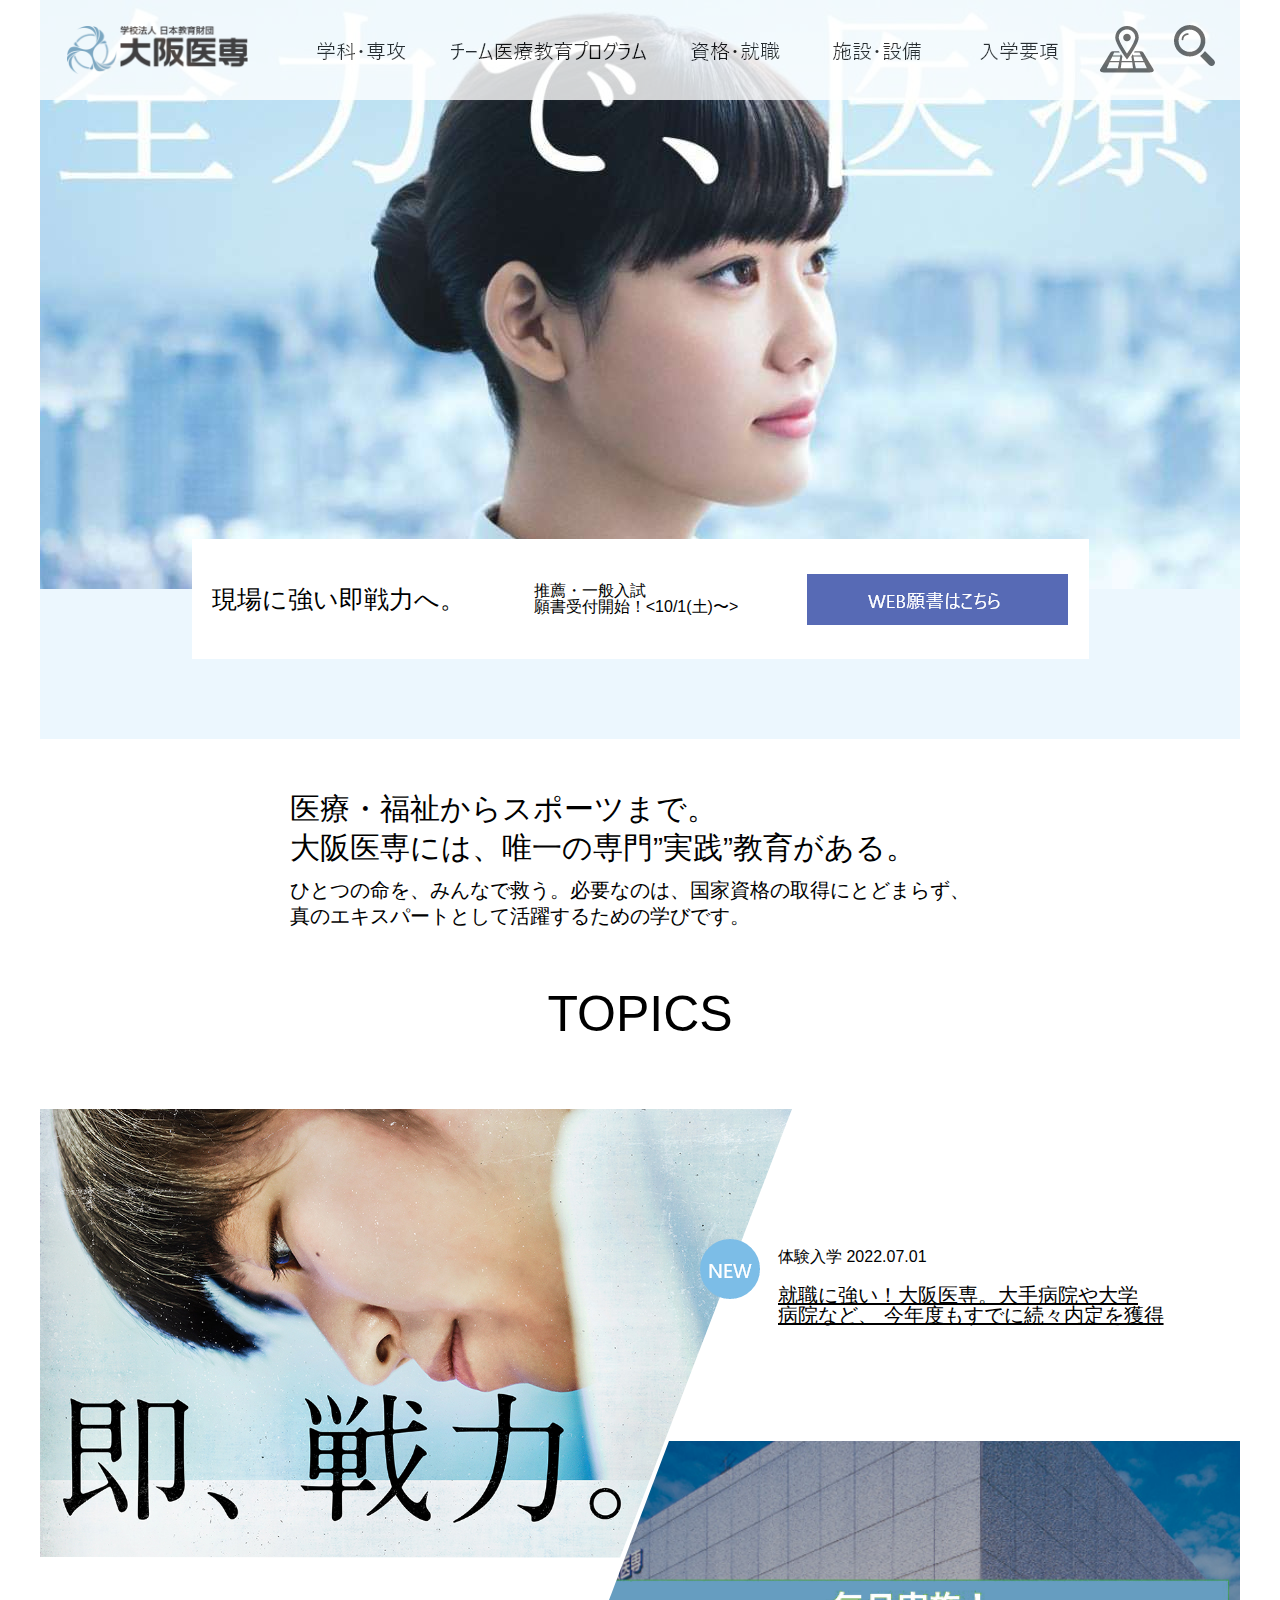
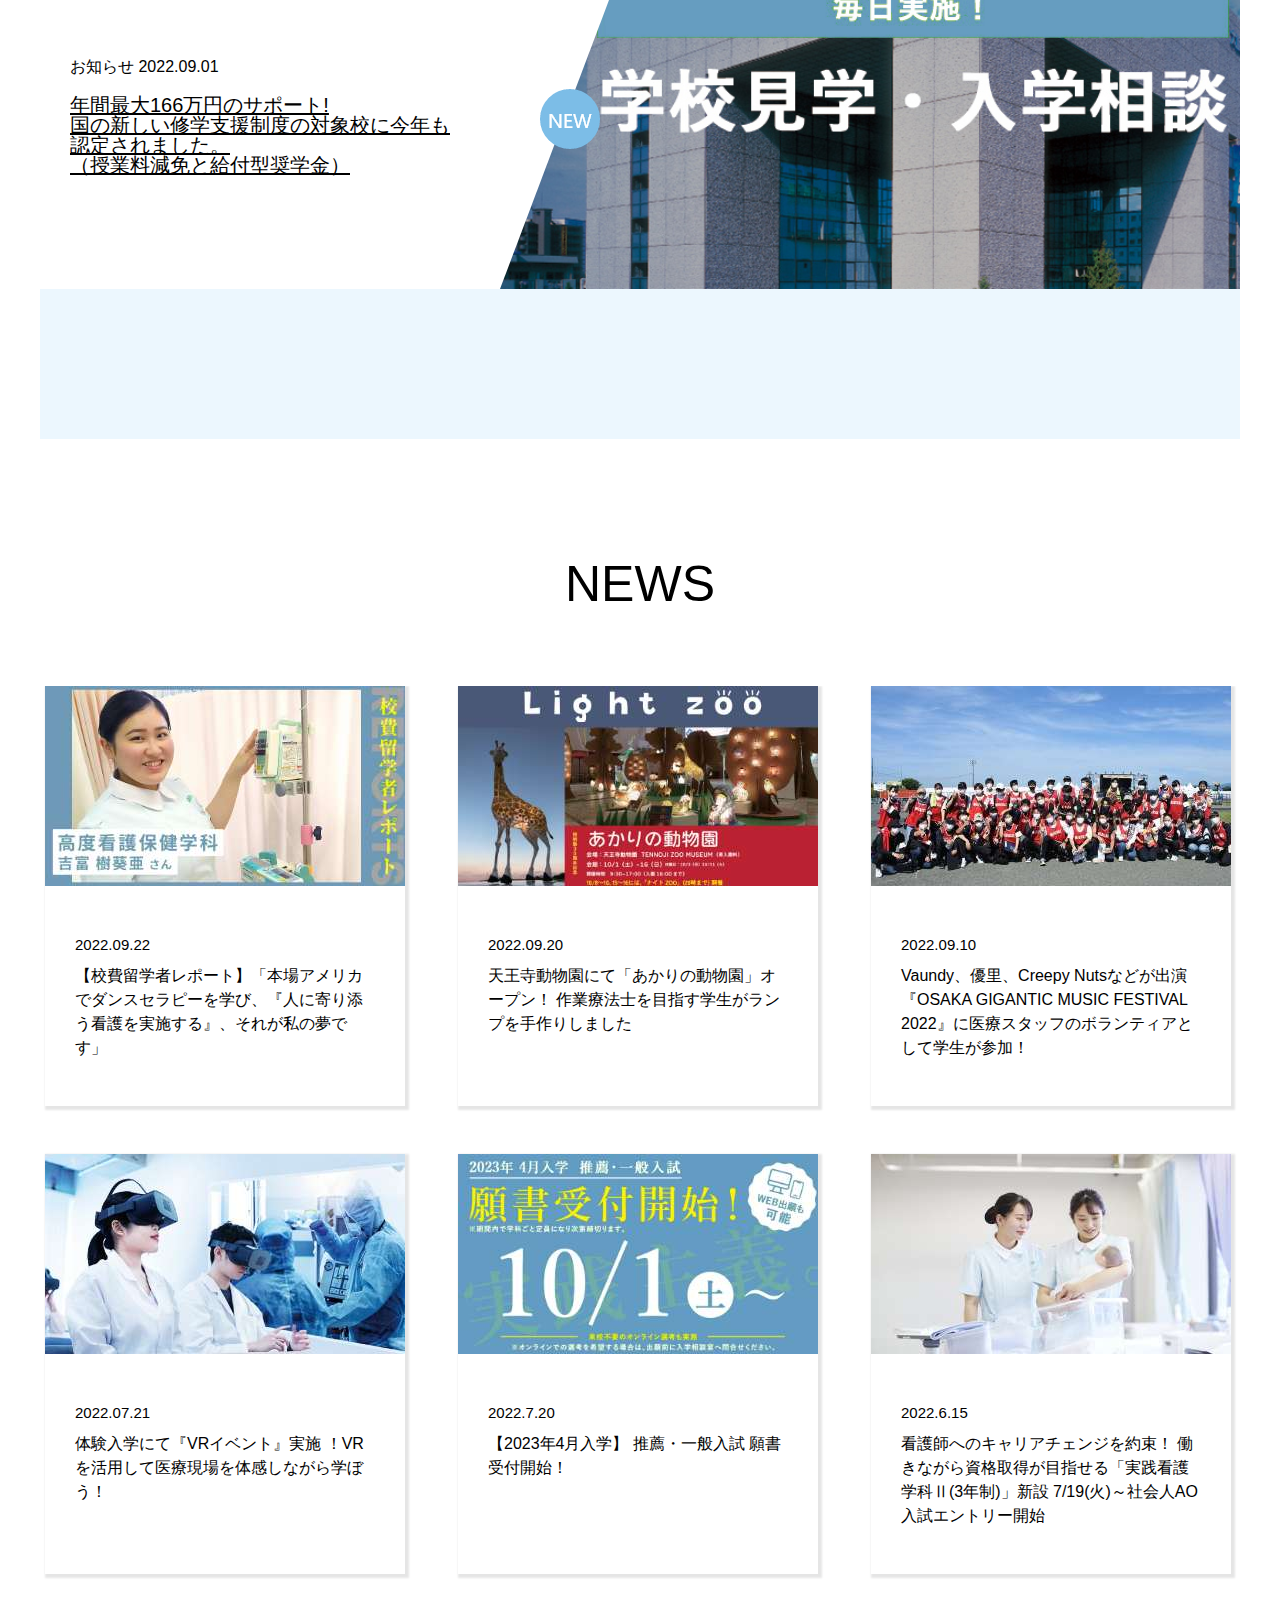
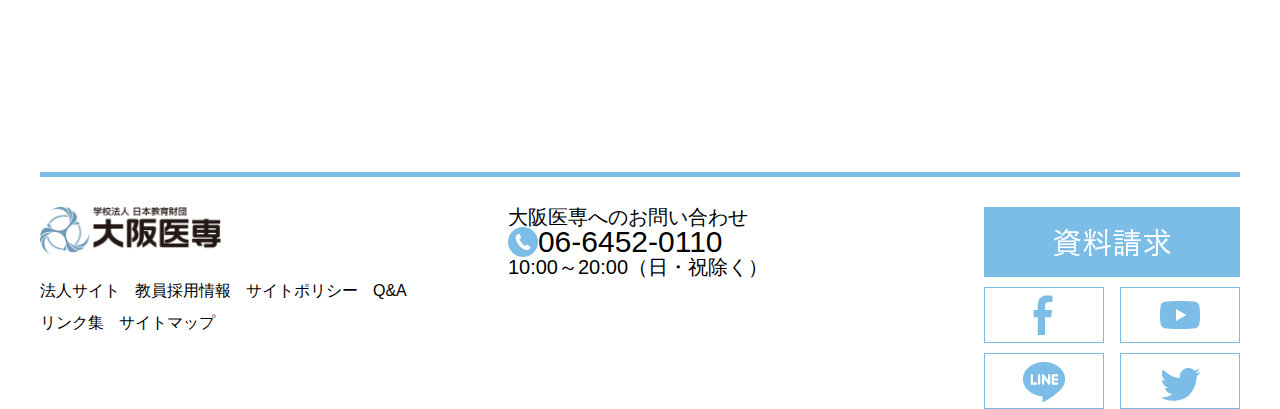
<file: index.html>
<!DOCTYPE html>
<html lang="ja">

<head>
  <meta charset="UTF-8">
  <meta http-equiv="X-UA-Compatible" content="IE=edge">
  <meta name="viewport" content="width=device-width, initial-scale=1.0">
  <title>大阪医専</title>
  <link rel="stylesheet" href="CSS/reset.css">
  <link rel="stylesheet" href="CSS/style.css">
</head>

<body>
  <div class="page">
    <header>
      <h1><a href="index.html"><img src="image/header_logo.png" alt="大阪医専"></a></h1>
      <nav>
        <ul>
          <li><a href="course.html"><img src="image/nav-course.png" alt="学科・専攻"></a></li>
          <li><a href="program.html"><img src="image/nav-program.png" alt="チーム医療プログラム"></a></li>
          <li><a href="#"><img src="image/nav-shikaku.png" alt="資格・就職"></a></li>
          <li><a href="#"><img src="image/nav-setsubi.png" alt="施設・設備"></a></li>
          <li><a href="#"><img src="image/nav-info.png" alt="入学案内"></a></li>
          <li><a href="#"><img src="image/header-map.png" alt="マップを見る"></a></li>
          <li><a href="#"><img src="image/header-search.png" alt="検索"></a></li>
        </ul>
      </nav>
    </header>
    <main>
      <section class="top">
        <h1></h1>
        <div class="button">
          <h2>現場に強い即戦力へ。</h2>
          <p>推薦・一般入試<br>
            願書受付開始！&lt10/1(土)〜&gt</p>
          <p><a href="#">
              <img src="image/top-gansho.png" alt="WEB願書はこちら"></a></p>
        </div>
        <div class="about">
          <h2>医療・福祉からスポーツまで。<br>
            大阪医専には、唯一の専門”実践”教育がある。</h2>
          <p>ひとつの命を、みんなで救う。必要なのは、国家資格の取得にとどまらず、<br>
            真のエキスパートとして活躍するための学びです。
          </p>
        </div>
      </section>
      <section class="topics">
        <h1>TOPICS</h1>
        <a href="#">
          <div class="sub1">
            <img class="newbutton1" src="image/topcs-new.png" alt="新情報">
            <div class="inner">
              <p>体験入学 <time>2022.07.01</time></p>
              <h3>就職に強い！大阪医専。大手病院や大学<br>病院など、
                今年度もすでに続々内定を獲得</h3>
            </div>
          </div>
        </a>
        <a href="#">
          <div class="sub2">
            <img class="newbutton2" src="image/topcs-new.png" alt="新情報">
            <div class="inner">
              <p class="topics-news2">お知らせ <time>2022.09.01</time></p>
              <h3>年間最大166万円のサポート!<br>
                国の新しい修学支援制度の対象校に今年も<br>
                認定されました。<br>（授業料減免と給付型奨学金）</h3>
            </div>
        </a>
      </section>
      <section class="space"></section>
      <section class="news">
        <h1>NEWS</h1>
        <div class="wrapp">
          <ul>
            <li>
              <p class="visual"><a href="#"><img src="image/news-1.jpg" alt="【校費留学者レポート】"></p>
              <p class="text"><span><time
                    datetime="2022-09-22">2022.09.22</time></span><br>【校費留学者レポート】「本場アメリカでダンスセラピーを学び、『人に寄り添う看護を実施する』、それが私の夢です」
              </p>
              </a>
            </li>
            <li>
              <p class="visual"><a href="#"><img src="image/news-2.jpg" alt="天王寺動物園にて「あかりの動物園」オープン！"></p>
              <p class="text"><time datetime="2022-09-20">2022.09.20</time><br>天王寺動物園にて「あかりの動物園」オープン！
                作業療法士を目指す学生がランプを手作りしました</p>
              </a>
            </li>
            <li>
              <p class="visual"><a href="#"><img src="image/news-3.jpg"
                    alt="『OSAKA GIGANTIC MUSIC FESTIVAL 2022』に医療スタッフのボランティアとして学生が参加"></p>

              <p class="text"><time datetime="2022-09-10">2022.09.10</time><br>Vaundy、優里、Creepy Nutsなどが出演『OSAKA GIGANTIC
                MUSIC FESTIVAL 2022』に医療スタッフのボランティアとして学生が参加！</p>
              </a>
            </li>
            <li>
              <P class="visual"><a href="#"><img src="image/news-4.jpg" alt="体験入学にて『VRイベント』実施"></P>
              <p class="text"><time datetime="2022-07-21">2022.07.21</time><br>体験入学にて『VRイベント』実施 ！VRを活用して医療現場を体感しながら学ぼう！
              </p>
              </a>
            </li>
            <li>
              <p class="visual"><a href="#"><img src="image/news-5.jpg" alt="推薦・一般入試 願書受付開始！"></p>
              <p class="text"><time datetime="2022-07-20">2022.7.20</time><br>【2023年4月入学】
                推薦・一般入試 願書受付開始！</p>
              </a>
            </li>
            <li>
              <p class="visual"><a href="#"><img src="image/news-6.jpg" alt="「実践看護学科Ⅱ(3年制)」新設"></p>
              <p class="text"><time datetime="2022-06-15">2022.6.15</time><br>看護師へのキャリアチェンジを約束！
                働きながら資格取得が目指せる「実践看護学科Ⅱ(3年制)」新設
                7/19(火)～社会人AO入試エントリー開始</p>
              </a>
            </li>
          </ul>
        </div>
      </section>
    </main>
    <footer>
      <div class="article">
        <div class="footer-nav">
          <h1><a href="index.html"><img src="image/header_logo.png" alt="大阪医専"></a></h1>
          <ul>
            <li><a href="#">法人サイト</a></li>
            <li><a href="#">教員採用情報</a></li>
            <li><a href="#">サイトポリシー</a></li>
            <li><a href="#"> Q&ampA</a></li>
            <li><a href="#">リンク集</a></li>
            <li><a href="#">サイトマップ</a></li>
          </ul>
        </div>
        <div class="contact">
          <p>大阪医専へのお問い合わせ<br>
            <img src="image/footer-tel.png" alt=""><span>06-6452-0110</span><br>
            10:00～20:00（日・祝除く）
          </p>
        </div>
        <div class="sns">
          <h1><a href="#"><img src="image/footer-shiryou.png" alt="資料請求"></a></h1>
          <ul>
            <li><a href="#"><img src="image/footer-facebook.png" alt="フェイスブック"></a></li>
            <li><a href="#"><img src="image/footer-youtube.png" alt="ユーチューブ"></a></li>
            <li><a href="#"><img src="image/footer-line.png" alt="ライン"></a></li>
            <li><a href="#"><img src="image/footer-twitter.png" alt="ツイッター"></a></li>
          </ul>
        </div>
      </div>
    </footer>
  </div>
</body>

</html>
</file>
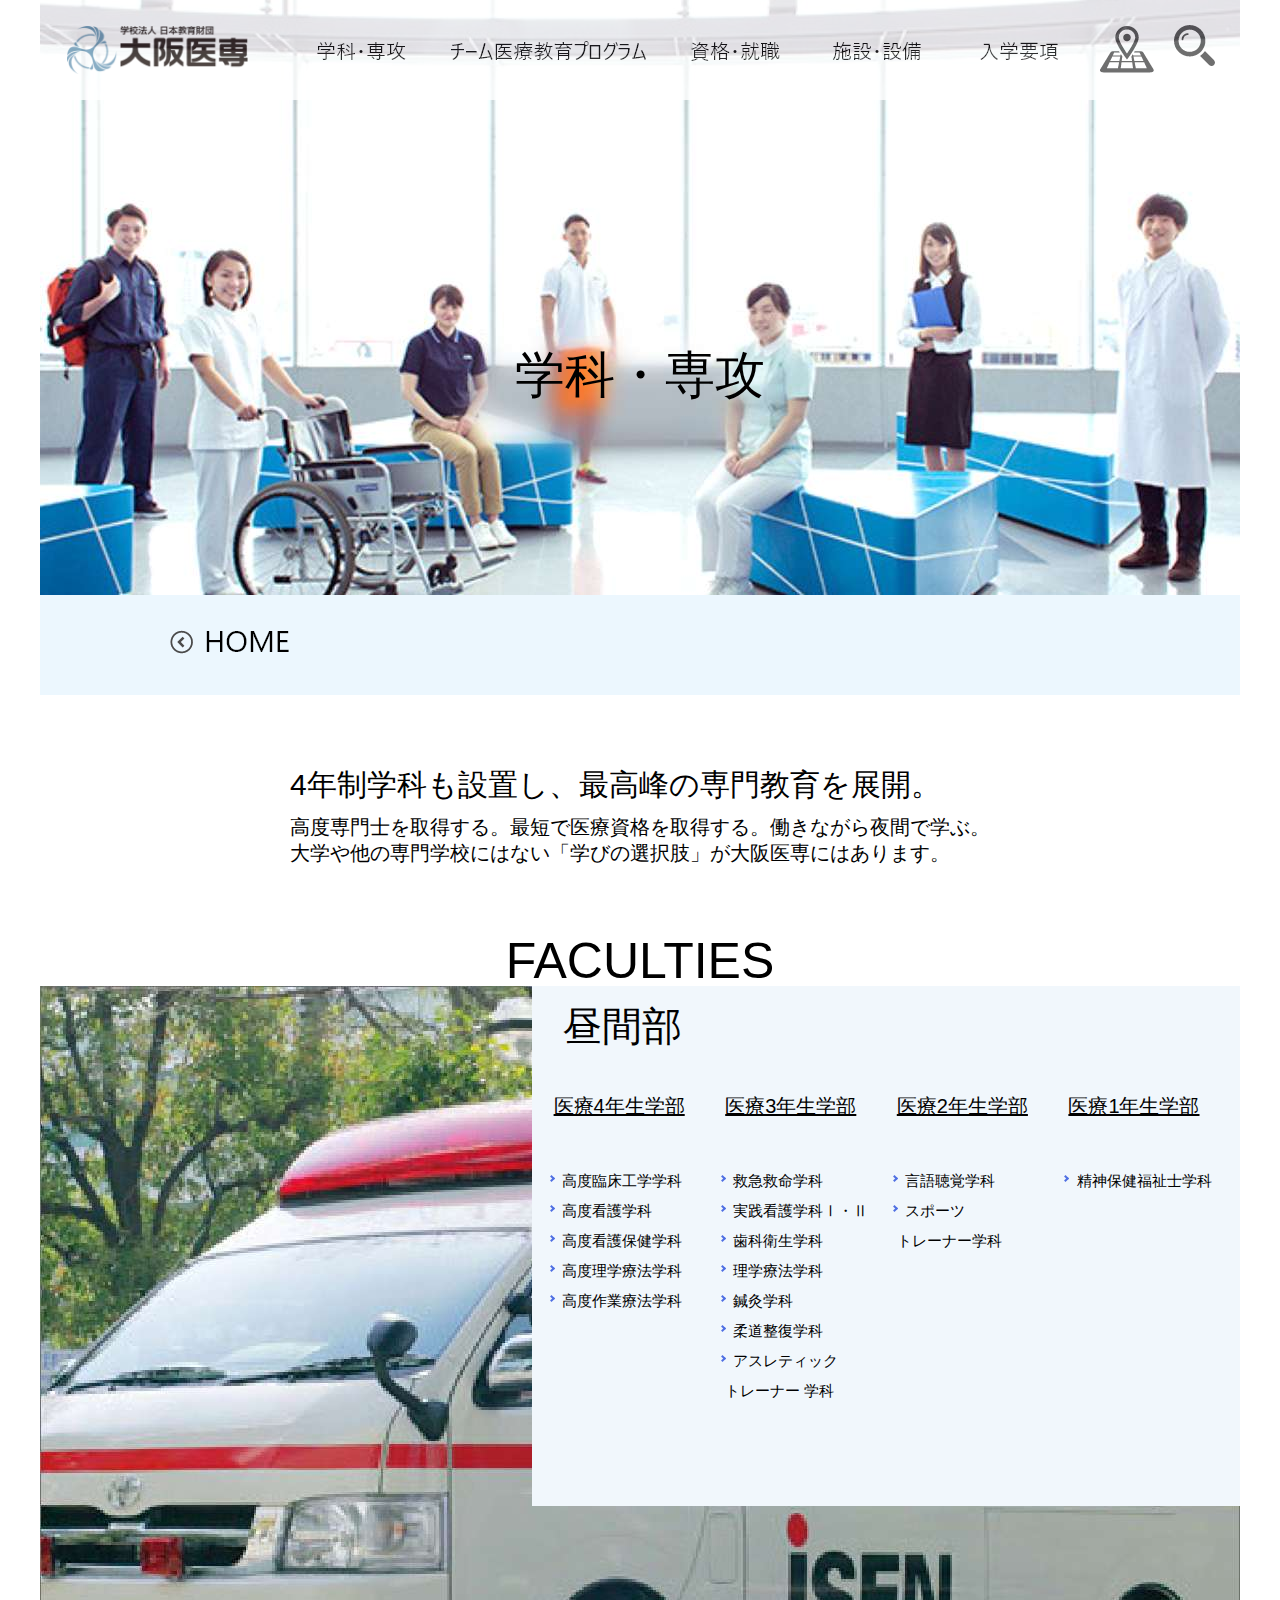
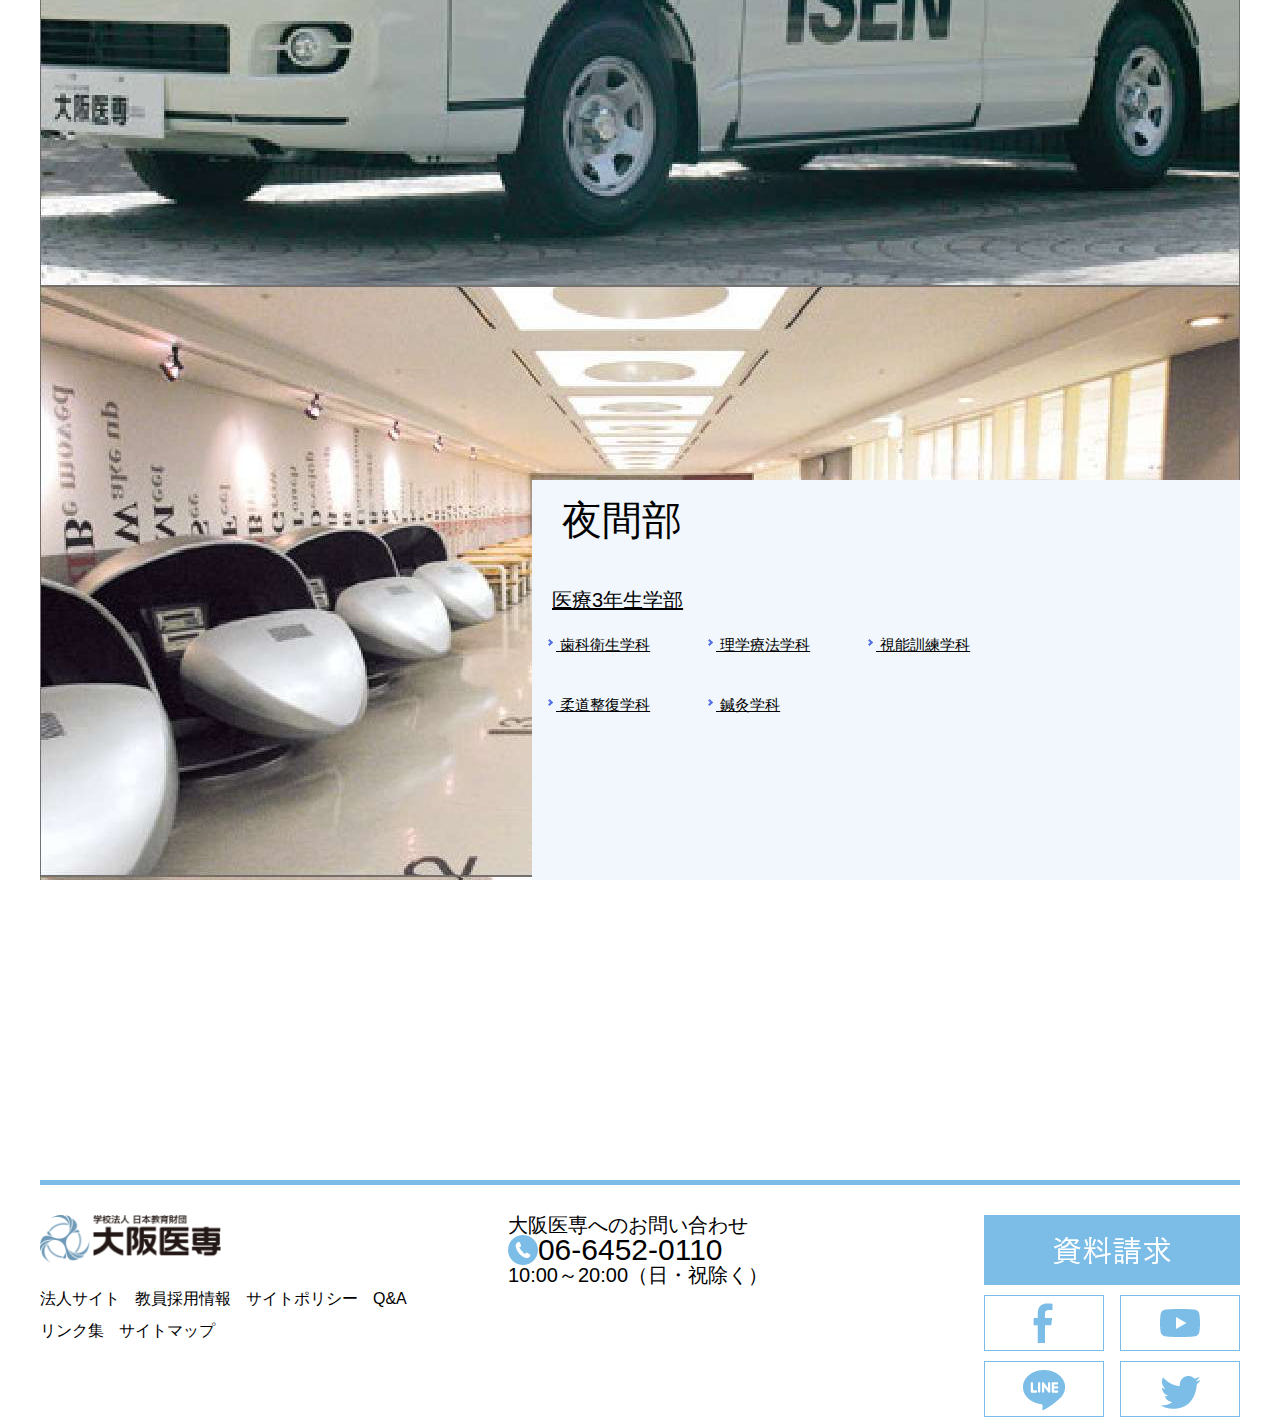
<file: course.html>
<!DOCTYPE html>
<html lang="ja">

<head>
  <meta charset="UTF-8">
  <meta http-equiv="X-UA-Compatible" content="IE=edge">
  <meta name="viewport" content="width=device-width, initial-scale=1.0">
  <title>学科・専攻</title>
  <link rel="stylesheet" href="CSS/reset.css">
  <link rel="stylesheet" href="CSS/style.css">
</head>

<body id="course">
  <div class="page">
    <header>
      <h1><a href="index.html"><img src="image/header_logo.png" alt="大阪医専"></a></h1>
      <nav>
        <ul>
          <li><a href="course.html"><img src="image/nav-course.png" alt="学科・専攻"></a></li>
          <li><a href="program.html"><img src="image/nav-program.png" alt="チーム医療プログラム"></a></li>
          <li><a href="#"><img src="image/nav-shikaku.png" alt="資格・就職"></a></li>
          <li><a href="#"><img src="image/nav-setsubi.png" alt="施設・設備"></a></li>
          <li><a href="#"><img src="image/nav-info.png" alt="入学案内"></a></li>
          <li><a href="#"><img src="image/header-map.png" alt="マップを見る"></a></li>
          <li><a href="#"><img src="image/header-search.png" alt="検索"></a></li>
        </ul>
      </nav>
    </header>
    <main>
      <section class="course-mainvisual">
        <h1>学科・専攻</h1>
      </section>
      <div class="home-button">
        <a href="index.html"><img src="image/top-back-home.png" alt="ホームへ戻る"></a>
      </div>
      <section class="top">
        <div class="about">
          <h2>4年制学科も設置し、最高峰の専門教育を展開。</h2>
          <p>高度専門士を取得する。最短で医療資格を取得する。働きながら夜間で学ぶ。
            大学や他の専門学校にはない「学びの選択肢」が大阪医専にはあります。
          </p>
        </div>
      </section>
      <section class="faculties">
        <h1>FACULTIES</h1>
        <div class="noon">
          <div class="empty-noon">
            <div class="classn">
              <h2>昼間部</h2>
            </div>
            <div class="article">
              <div class="c-iryou">
                <h3>医療4年生学部</h3>
                <ul>
                  <li>
                    <div class="arrow arrow-right"></div> <a href="#"> 高度臨床工学学科</a>
                  </li>
                  <li>
                    <div class="arrow arrow-right"></div><a href="#"> 高度看護学科</a>
                  </li>
                  <li>
                    <div class="arrow arrow-right"></div><a href="#"> 高度看護保健学科</a>
                  </li>
                  <li>
                    <div class="arrow arrow-right"></div><a href="#"> 高度理学療法学科</a>
                  </li>
                  <li>
                    <div class="arrow arrow-right"></div><a href="#"> 高度作業療法学科</a>
                  </li>
                </ul>
              </div>
              <div class="c-iryou">
                <h3>医療3年生学部</h3>
                <ul>
                  <li>
                    <div class="arrow arrow-right"></div><a href="#"> 救急救命学科</a>
                  </li>
                  <li>
                    <div class="arrow arrow-right"></div><a href="#"> 実践看護学科Ⅰ・Ⅱ</a>
                  </li>
                  <li>
                    <div class="arrow arrow-right"></div><a href="#"> 歯科衛生学科</a>
                  </li>
                  <li>
                    <div class="arrow arrow-right"></div><a href="#"> 理学療法学科</a>
                  </li>
                  <li>
                    <div class="arrow arrow-right"></div><a href="#"> 鍼灸学科</a>
                  </li>
                  <li>
                    <div class="arrow arrow-right"></div><a href="#"> 柔道整復学科</a>
                  </li>
                  <li>
                    <div class="arrow arrow-right"></div><a href="#"> アスレティック<br> トレーナー
                      学科</a>
                  </li>
                </ul>
              </div>
              <div class="c-iryou">
                <h3>医療2年生学部</h3>
                <ul>
                  <li>
                    <div class="arrow arrow-right"></div><a href="#"> 言語聴覚学科</a>
                  </li>
                  <li>
                    <div class="arrow arrow-right"></div><a href="#"> スポーツ<br> トレーナー学科</a>
                  </li>
                </ul>
              </div>
              <div class="c-iryou">
                <h3>医療1年生学部</h3>
                <ul>
                  <li>
                    <div class="arrow arrow-right"></div><a href="#"> 精神保健福祉士学科</a>
                  </li>
                </ul>
              </div>
            </div>
          </div>
        </div>
        <div class="night">
          <div class="empty-night">
            <div class="classn">
              <h2>夜間部</h2>
            </div>


            <div class="y-iryou">
              <h3>医療3年生学部</h3>
              <ul>
                <li>
                  <div class="arrow arrow-right"></div><a href="#"> 歯科衛生学科</a>
                </li>
                <li>
                  <div class="arrow arrow-right"></div><a href="#"> 理学療法学科</a>
                </li>
                <li>
                  <div class="arrow arrow-right"></div><a href="#"> 視能訓練学科</a>
                </li>
              </ul>
              <ul>
                <li>
                  <div class="arrow arrow-right"></div><a href="#"> 柔道整復学科</a>
                </li>
                <li>
                  <div class="arrow arrow-right"></div><a href="#"> 鍼灸学科</a>
                </li>
              </ul>
            </div>
          </div>
      </section>
    </main>
    <footer>
      <div class="article">
        <div class="footer-nav">
          <h1><a href="index.html"><img src="image/header_logo.png" alt="大阪医専"></a></h1>
          <ul>
            <li><a href="#">法人サイト</a></li>
            <li><a href="#">教員採用情報</a></li>
            <li><a href="#">サイトポリシー</a></li>
            <li><a href="#"> Q&ampA</a></li>
            <li><a href="#">リンク集</a></li>
            <li><a href="#">サイトマップ</a></li>
          </ul>
        </div>
        <div class="contact">
          <p>大阪医専へのお問い合わせ<br>
            <img src="image/footer-tel.png" alt=""><span>06-6452-0110</span><br>
            10:00～20:00（日・祝除く）
          </p>
        </div>
        <div class="sns">
          <h1><a href="#"><img src="image/footer-shiryou.png" alt="資料請求"></a></h1>
          <ul>
            <li><a href="#"><img src="image/footer-facebook.png" alt="フェイスブック"></a></li>
            <li><a href="#"><img src="image/footer-youtube.png" alt="ユーチューブ"></a></li>
            <li><a href="#"><img src="image/footer-line.png" alt="ライン"></a></li>
            <li><a href="#"><img src="image/footer-twitter.png" alt="ツイッター"></a></li>
          </ul>
        </div>
      </div>
    </footer>
  </div>
</body>

</html>
</file>
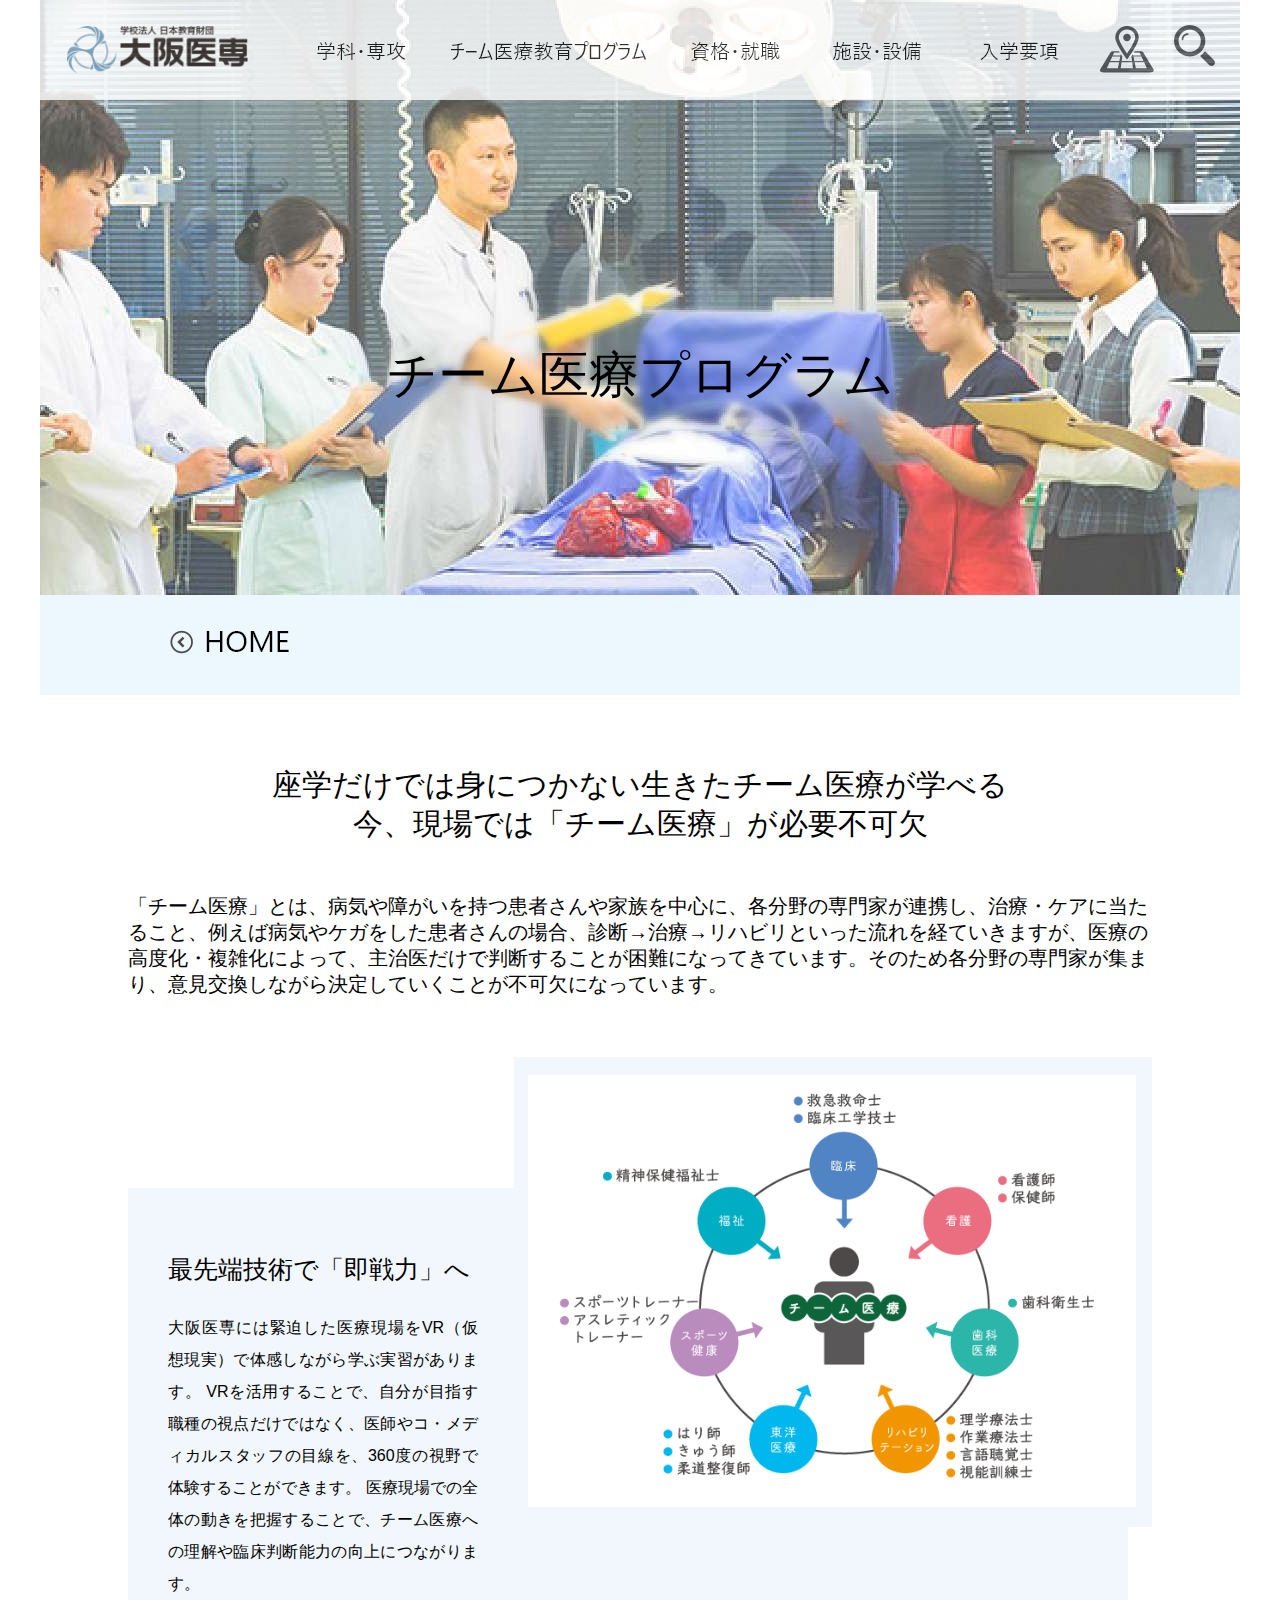
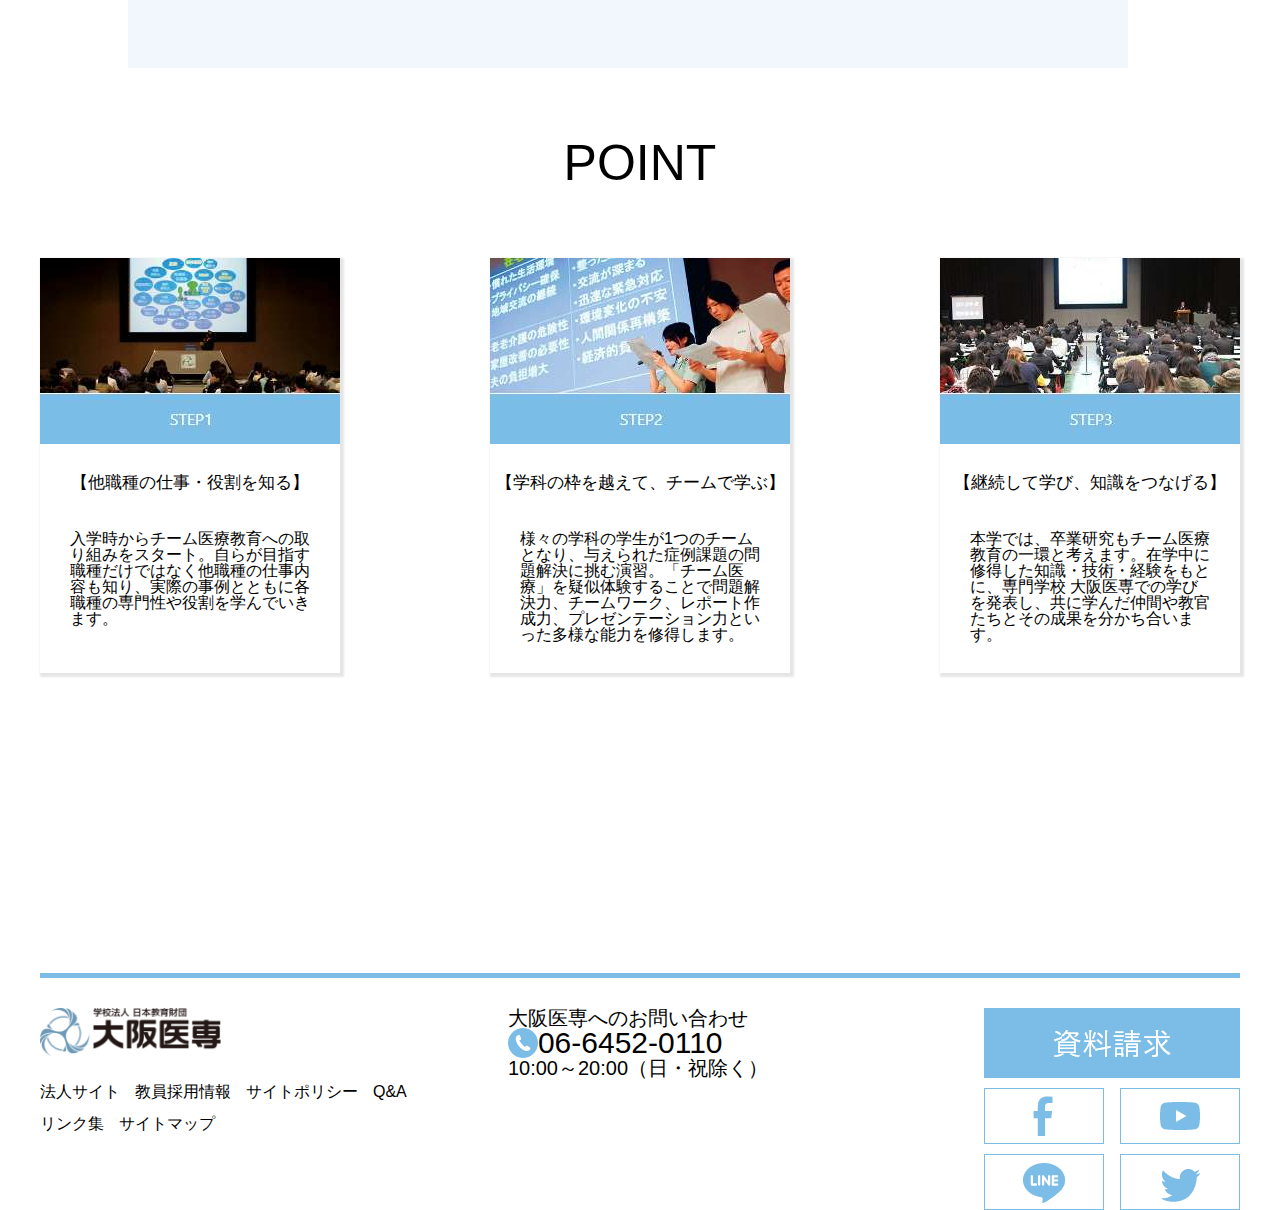
<file: program.html>
<!DOCTYPE html>
<html lang="ja">

<head>
  <meta charset="UTF-8">
  <meta http-equiv="X-UA-Compatible" content="IE=edge">
  <meta name="viewport" content="width=device-width, initial-scale=1.0">
  <title>チーム医療プログラム</title>
  <link rel="stylesheet" href="CSS/reset.css">
  <link rel="stylesheet" href="CSS/style.css">
</head>

<body id="program">
  <div class="page">
    <header>
      <h1><a href="index.html"><img src="image/header_logo.png" alt="大阪医専"></a></h1>
      <nav>
        <ul>
          <li><a href="course.html"><img src="image/nav-course.png" alt="学科・専攻"></a></li>
          <li><a href="program.html"><img src="image/nav-program.png" alt="チーム医療プログラム"></a></li>
          <li><a href="#"><img src="image/nav-shikaku.png" alt="資格・就職"></a></li>
          <li><a href="#"><img src="image/nav-setsubi.png" alt="施設・設備"></a></li>
          <li><a href="#"><img src="image/nav-info.png" alt="入学案内"></a></li>
          <li><a href="#"><img src="image/header-map.png" alt="マップを見る"></a></li>
          <li><a href="#"><img src="image/header-search.png" alt="検索"></a></li>
        </ul>
      </nav>
    </header>
    <main>
      <div class="program-mainvision">
        <h1>チーム医療プログラム</h1>
      </div>
      <div class="home-button">
        <a href="index.html"><img src="image/top-back-home.png" alt="ホームへ戻る"></a>
      </div>
      <section class="top">
        <div class="about">
          <h2>座学だけでは身につかない生きたチーム医療が学べる<br>
            今、現場では「チーム医療」が必要不可欠</h2>
          <p>
            「チーム医療」とは、病気や障がいを持つ患者さんや家族を中心に、各分野の専門家が連携し、治療・ケアに当たること、例えば病気やケガをした患者さんの場合、診断→治療→リハビリといった流れを経ていきますが、医療の高度化・複雑化によって、主治医だけで判断することが困難になってきています。そのため各分野の専門家が集まり、意見交換しながら決定していくことが不可欠になっています。
          </p>
        </div>
      </section>
      <section class="advanced-medicine">
        <div class="article">
          <h2>最先端技術で「即戦力」へ</h2>
          <p>大阪医専には緊迫した医療現場をVR（仮想現実）で体感しながら学ぶ実習があります。
            VRを活用することで、自分が目指す職種の視点だけではなく、医師やコ・メディカルスタッフの目線を、360度の視野で体験することができます。
            医療現場での全体の動きを把握することで、チーム医療への理解や臨床判断能力の向上につながります。</p>
        </div>
        <p class="deteile-button">チーム医療への取り組み</p>
        <a href="#"><img src="image/ditail-button.png" alt="詳細へ"></a>
      </section>
      <section class="point">
        <h1>POINT</h1>
        <div class="gallery">
          <div class="item"><img src="image/pont-step1.jpg" alt="ステップ１">
            <h3>【他職種の仕事・役割を知る】</h3>
            <p>入学時からチーム医療教育への取り組みをスタート。自らが目指す職種だけではなく他職種の仕事内容も知り、実際の事例とともに各職種の専門性や役割を学んでいきます。</p>
          </div>
          <div class="item">
            <img src="image/point-step2.jpg" alt="ステップ２">
            <h3>【学科の枠を越えて、チームで学ぶ】</h3>
            <p>様々の学科の学生が1つのチームとなり、与えられた症例課題の問題解決に挑む演習。「チーム医療」を疑似体験することで問題解決力、チームワーク、レポート作成力、プレゼンテーション力といった多様な能力を修得します。
            </p>
          </div>
          <div class="item">
            <img src="image/point-step3.jpg" alt="ステップ３">
            <h3>【継続して学び、知識をつなげる】</h3>
            <p>本学では、卒業研究もチーム医療教育の一環と考えます。在学中に修得した知識・技術・経験をもとに、専門学校 大阪医専での学びを発表し、共に学んだ仲間や教官たちとその成果を分かち合います。</p>
          </div>
        </div>
      </section>
    </main>
    <footer>
      <div class="article">
        <div class="footer-nav">
          <h1><a href="index.html"><img src="image/header_logo.png" alt="大阪医専"></a></h1>
          <ul>
            <li><a href="#">法人サイト</a></li>
            <li><a href="#">教員採用情報</a></li>
            <li><a href="#">サイトポリシー</a></li>
            <li><a href="#"> Q&ampA</a></li>
            <li><a href="#">リンク集</a></li>
            <li><a href="#">サイトマップ</a></li>
          </ul>
        </div>
        <div class="contact">
          <p>大阪医専へのお問い合わせ<br>
            <img src="image/footer-tel.png" alt=""><span>06-6452-0110</span><br>
            10:00～20:00（日・祝除く）
          </p>
        </div>
        <div class="sns">
          <h1><a href="#"><img src="image/footer-shiryou.png" alt="資料請求"></a></h1>
          <ul>
            <li><a href="#"><img src="image/footer-facebook.png" alt="フェイスブック"></a></li>
            <li><a href="#"><img src="image/footer-youtube.png" alt="ユーチューブ"></a></li>
            <li><a href="#"><img src="image/footer-line.png" alt="ライン"></a></li>
            <li><a href="#"><img src="image/footer-twitter.png" alt="ツイッター"></a></li>
          </ul>
        </div>
      </div>
    </footer>
  </div>
</body>

</html>
</file>
<file: CSS/style.css>
body {
    background-color: #fff;
    color: #000;
    font-family: "Segoe UI",
      Arial, "Hiragino Kaku Gothic ProN", "Hiragino Sans", Meiryo, sans-serif;
    font-size: 16px;
  }

  .page {
    background-color: #ffffff;
    width: 1200px;
    margin: 0px auto;
  }


  header {
    background-color: #ffffff;
    height: 100px;
    display: flex;
    justify-content: space-between;
    position: fixed;
    width: 1200px;
    opacity: 0.8;
  }

  header h1 {
    margin: auto;
  }

  header nav ul {
    display: flex;
    justify-content: space-between;
    background-color: #ffffff;
    margin: 15px;
  }

  header nav li {
    font-size: 25px;
    margin: 10px;
  }

  .button {
    width: 897px;
    height: 120px;
    background-color: #ffffff;
    align-items: center;
    display: flex;
    justify-content: space-between;
    margin: -200px auto 130px auto;
    padding: 20px;
  }

  main .top h1 {
    background-color: #ECF7FE;
    width: 1200px;
    height: 739px;
    background-image: url(../image/top-main-visual.jpg);
    background-repeat: no-repeat;
  }

  main .top .button h2 {
    font-size: 25px;
  }

  main .top .button p {
    font-size: 16px;
  }

  main .top .about {
    width: 700px;
    line-height: 1.3;
    background-color: #ffffff;
    margin-top: 110px;
    margin: 0 auto;
  }

  main .top .about h2 {
    font-size: 30px;
    text-align: left;
    margin-bottom: 10px;
  }

  main .top .about p {
    font-size: 20px;
    text-align: left;
    margin-bottom: 20px;
  }


  main .topics h1 {
    font-size: 50px;
    text-align: center;
    margin: 60px 0 70px 0px;
  }

  main .topics .sub1 {
    background-image: url(../image/topics-1.png);
    background-repeat: no-repeat;
    background-position: top left;
    height: 450px;
    overflow: hidden;
  }

  main .topics .sub1 .newbutton1 {
    margin: 130px 0px 0px 660px;
  }

  main .topics .sub1 .inner {
    margin: -50px 0px 0 738px;
    width: 500px;
  }

  main .topics .inner p {
    font-size: 16px;
    text-align: left;
    margin-bottom: 20px;
  }

  main .topics .inner h3 {
    font-size: 20px;
    text-align: left;
    text-decoration: underline;
  }

  main .topics .sub2 {
    background-image: url(../image/topics-2.png);
    background-repeat: no-repeat;
    background-position: bottom right;
    height: 450px;
    overflow: hidden;
    margin-top: -120px;
  }

  main .topics .sub2 .newbutton2 {
    margin: 250px 0px 0px 500px;
  }

  main .topics .sub2 .inner {
    margin: -90px 0 0 30px;
    width: 500px;
    height: 200px;
  }

  main .space {
    background-color: #ECF7FE;
    height: 150px;
    margin-bottom: 120px;
  }


  main .news h1 {
    font-size: 50px;
    text-align: center;
    margin-bottom: 77px;
  }

  main .news ul {
    display: flex;
    justify-content: space-between;
    flex-wrap: wrap;
    overflow: hidden;
    margin-bottom: 150px;
  }

  main .news li {
    box-shadow: 2px 2px 2px 2px rgba(0, 0, 0, 0.10);
    list-style-type: none;
    font-size: 16 px;
    line-height: 1.5;
    margin: 0px auto 48px 44px;
    height: 420px;
    width: 360px;
    overflow: hidden;
  }

  main .news li:first-child {
    margin-left: 5px;
  }

  main .news li:nth-child(4) {
    margin-left: 5px;
  }

  main .news time {
    font-size: 15px;
    line-height: 2.5;
  }

  main .news .text {
    /* font-size: 16px; */
    text-align: left;
    width: 300px;
    margin: 40px auto;
  }

  footer {
    border-top: 5px solid #7CBDE7;

  }

  footer .article {
    margin-top: 30px;
    width: 1200px;
    display: flex;
    justify-content: space-between;
  }

  footer .footer-nav h1 {
    margin: 0px 0 20px 0;
  }

  footer .footer-nav ul {
    width: 442px;
    font-size: 16px;
    display: flex;
    flex-wrap: wrap;
    line-height: 2.0;
    text-align: left;
  }

  footer .footer-nav li {
    margin-right: 15px;
  }

  footer .contact {
    margin-left: -190px;
  }

  footer .contact p {
    font-size: 20px;
  }

  footer .contact p span {
    font-size: 30px;
  }

  footer .sns {
    width: 256px;
  }

  footer .sns ul {
    display: flex;
    justify-content: space-between;
    flex-wrap: wrap;
  }

  footer .sns ul li {
    margin: 10px 0 0 0;
  }

  /* ここから学科・専攻ページ */

  #course main .course-mainvisual {
    background-image: url(../image/course-top.jpg);
    background-position: top center;
    height: 595px;
    overflow: hidden;
  }

  #course main .course-mainvisual h1 {
    text-align: center;
    font-size: 50px;
    margin: 350px 0 0 0;
  }

  #course main .faculties h1 {
    font-size: 50px;
    text-align: center;
  }

  #course main .faculties {
    margin-bottom: 300px;
  }

  #course main .top {
    margin-bottom: 70px;
  }

  #course main .home-button {
    margin-bottom: 70px;
  }

  #course main .faculties h2 {
    font-size: 40px;
    padding: 20px 0 50px 30px;
  }

  #course main .faculties h3 {
    font-size: 20px;
    text-decoration: underline;
  }

  #course main .faculties .c-iryou h3 {
    margin: 0 0 50px 0;
  }

  #course main .faculties ul li {
    font-size: 15px;
    line-height: 2;

  }

  #course main .faculties .noon {
    background-image: url(../image/facurities-car.jpg);
    height: 900px;
  }


  #course main .faculties .night {
    background-image: url(../image/faculties-liblary.jpg);
    height: 594px;
  }

  #course main .faculties .noon .empty-noon {
    width: 708px;
    height: 520px;
    background-color: #F1F7FC;
    margin: 0 0 0 492px;
  }

  #course main .faculties .noon .empty-noon .article {
    display: flex;
    justify-content: space-evenly;
  }

  #course main .faculties .night {
    overflow: hidden;
  }

  #course main .faculties .y-iryou ul {
    margin-left: 20px;
    display: flex;
    justify-content: flex-start;

  }

  #course main .faculties .y-iryou ul li {
    width: 130px;
    margin-bottom: 30px;
    margin-right: 30px;
    text-decoration: underline;
  }

  #course main .faculties .c-iryou ul li {
    width: 150px;
  }

  #course main .faculties .y-iryou h3 {
    margin: 0 0 20px 20px;
  }

  #course main .faculties .night .empty-night {
    width: 708px;
    height: 400px;
    background-color: #F1F7FC;
    margin: 194px 0 0 492px;
  }

  .arrow {
    position: relative;
    display: inline-block;
    padding: 10px 2px;
  }

  .arrow::before {
    content: '';
    width: 5px;
    height: 5px;
    border-top: solid 2px #5070e3;
    border-right: solid 2px #5070e3;
    position: absolute;
    left: -5px;
    top: 10px;
  }

  .arrow.arrow-right::before {
    transform: rotate(45deg);
  }

  /* ここからチーム医療プログラムのページ */

  #program main .program-mainvision {
    background-image: url(../image/team-top-imge.jpg);
    background-position: top center;
    height: 595px;
    overflow: hidden;
  }

  #program main .top {
    margin-bottom: 70px;
  }

  #program main .program-mainvision h1 {
    text-align: center;
    font-size: 50px;
    margin: 350px 0 0 0;
  }

  #program main .top {
    width: 1024px;
    margin: 0 auto 60px auto;
  }

  #program main .home-button {
    margin-bottom: 70px;
  }

  #program main .top .about {
    width: 1024px;
    font-size: 16px;
    text-align: left;
  }

  #program main .top .about h2 {
    text-align: center;
    margin: 50px;
  }

  #program main .advanced-medicine {
    background-image: url(../image/team-image.png);
    width: 1024px;
    height: 611px;
    margin: 0 auto 70px auto;
    overflow: hidden;
  }

  #program main .advanced-medicine .article {
    width: 350px;
    margin: 180px 30px 200px 20px;
    padding: 20px;
  }

  #program main .advanced-medicine .article h2 {
    font-size: 25px;
    margin-bottom: 30px;
  }

  #program main .advanced-medicine .article p {
    font-size: 16px;
    line-height: 2;
  }

  #program main .advanced-medicine .deteile-button {
    font-size: 16px;
    margin: -120px 100px -5px 500px;
  }

  #program main .advanced-medicine a img {
    margin-left: 700px;
    margin-top: -100px;
  }

  /* POINTのコンテンツ部分 */
  #program main .point {
    margin-bottom: 300px;
  }

  #program main .point h1 {
    font-size: 50px;
    text-align: center;
    margin-bottom: 70px;
  }

  #program main .point .gallery {
    display: flex;
    justify-content: space-between;
  }

  #program main .point .gallery .item {
    width: 300px;
    box-shadow: 2px 2px 2px 2px rgba(0, 0, 0, 0.10);
  }

  #program main .point .gallery .item h3 {
    font-size: 17px;
    padding-top: 30px;
    text-align: center;
    margin-bottom: 10px;
  }

  #program main .point .gallery .item p {
    font-size: 16px;
    text-align: left;
    padding: 30px;
  }
</file>
